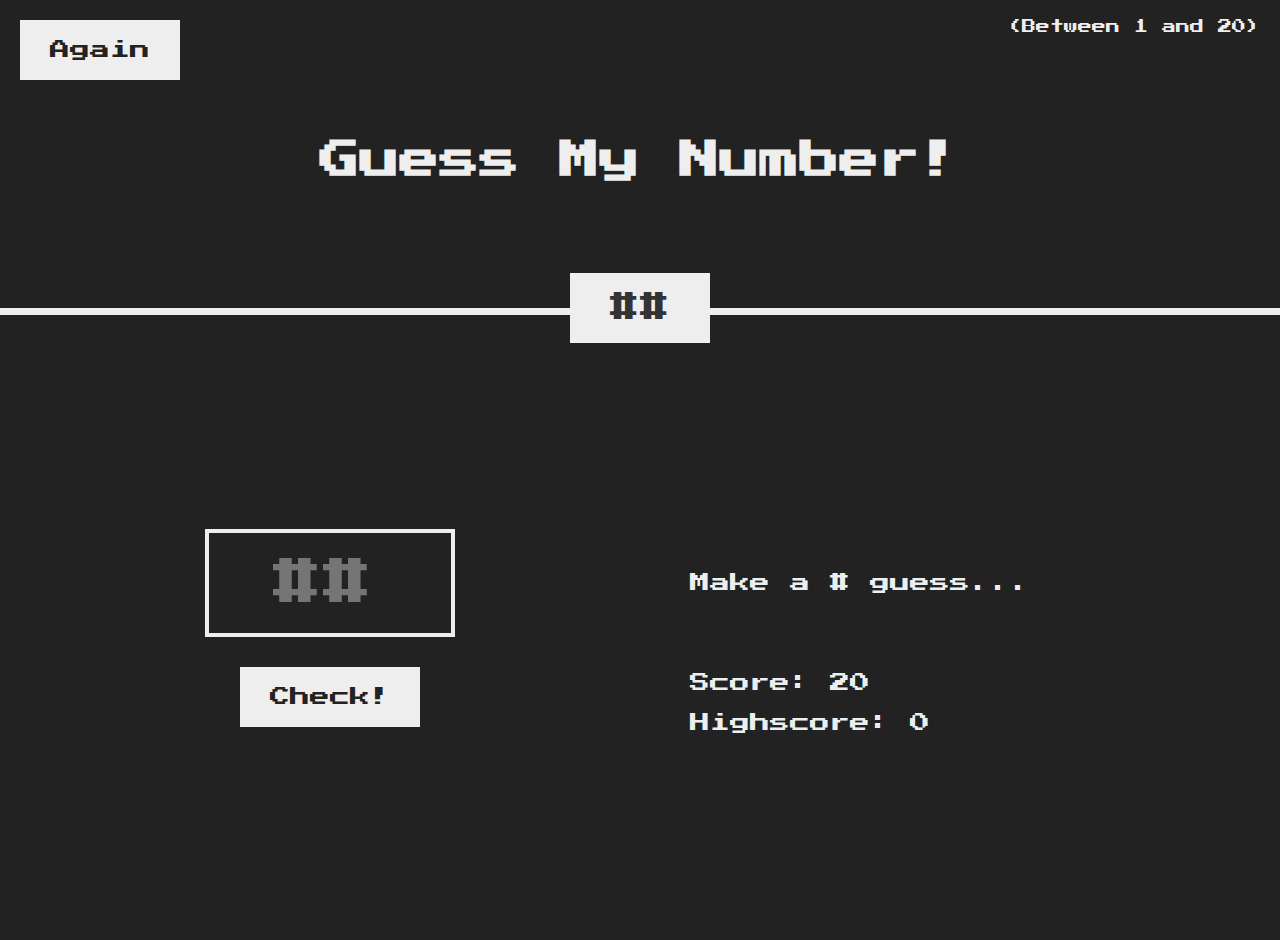
<file: Guess-My-Number/index.html>
<!DOCTYPE html>
<html lang="en">
	<head>
		<meta charset="UTF-8" />
		<meta name="viewport" content="width=device-width, initial-scale=1.0" />
		<meta http-equiv="X-UA-Compatible" content="ie=edge" />
		<link rel="stylesheet" href="style.css" />
		<title>Guess My Number!</title>
	</head>

	<body>
		<header>
			<h1>Guess My Number!</h1>
			<p class="between">(Between 1 and 20)</p>
			<p class="number">##</p>
			<button class="btn again">Again</button>
		</header>

		<main>
			<section class="left">
				<input type="number" class="guess" placeholder="##" />
				<button class="btn check">Check!</button>
			</section>

			<section class="right">
				<p class="message">Make a # guess...</p>
				<div class="score-board">
					<p class="label-score">Score: <span class="score">20</span></p>
					<p class="label-highscore">Highscore: <span class="highscore">0</span></p>
				</div>
			</section>
		</main>

		<script src="script.js"></script>
	</body>
</html>
</file>
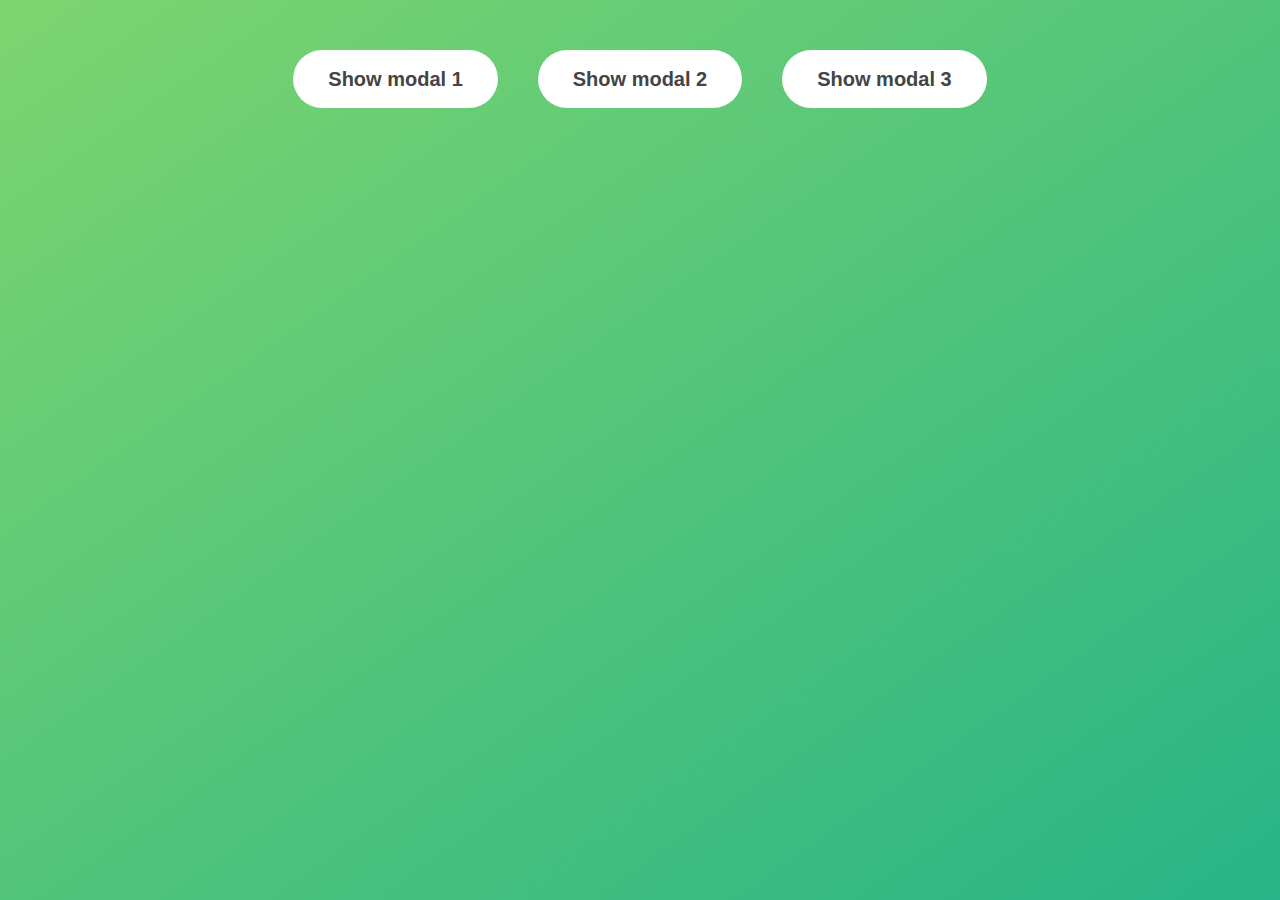
<file: modal-manipulations-with-eventListener/index.html>
<!DOCTYPE html>
<html lang="en">
  <head>
    <meta charset="UTF-8" />
    <meta name="viewport" content="width=device-width, initial-scale=1.0" />
    <meta http-equiv="X-UA-Compatible" content="ie=edge" />
    <link rel="stylesheet" href="style.css" />
    <title>Modal window</title>
  </head>
  <body>
    <button class="btn1 show-modal">Show modal 1</button>
    <button class="btn2 show-modal">Show modal 2</button>
    <button class="btn3 show-modal">Show modal 3</button>

    <div class="modal hidden">
      <button class="close-modal">&times;</button>
      <h1>I'm a modal window 😍</h1>
      <p>
        Lorem ipsum dolor sit amet, consectetur adipisicing elit, sed do eiusmod
        tempor incididunt ut labore et dolore magna aliqua. Ut enim ad minim
        veniam, quis nostrud exercitation ullamco laboris nisi ut aliquip ex ea
        commodo consequat. Duis aute irure dolor in reprehenderit in voluptate
        velit esse cillum dolore eu fugiat nulla pariatur. Excepteur sint
        occaecat cupidatat non proident, sunt in culpa qui officia deserunt
        mollit anim id est laborum.
      </p>
    </div>
    <div class="overlay hidden"></div>

    <script src="script.js"></script>
  </body>
</html>
</file>
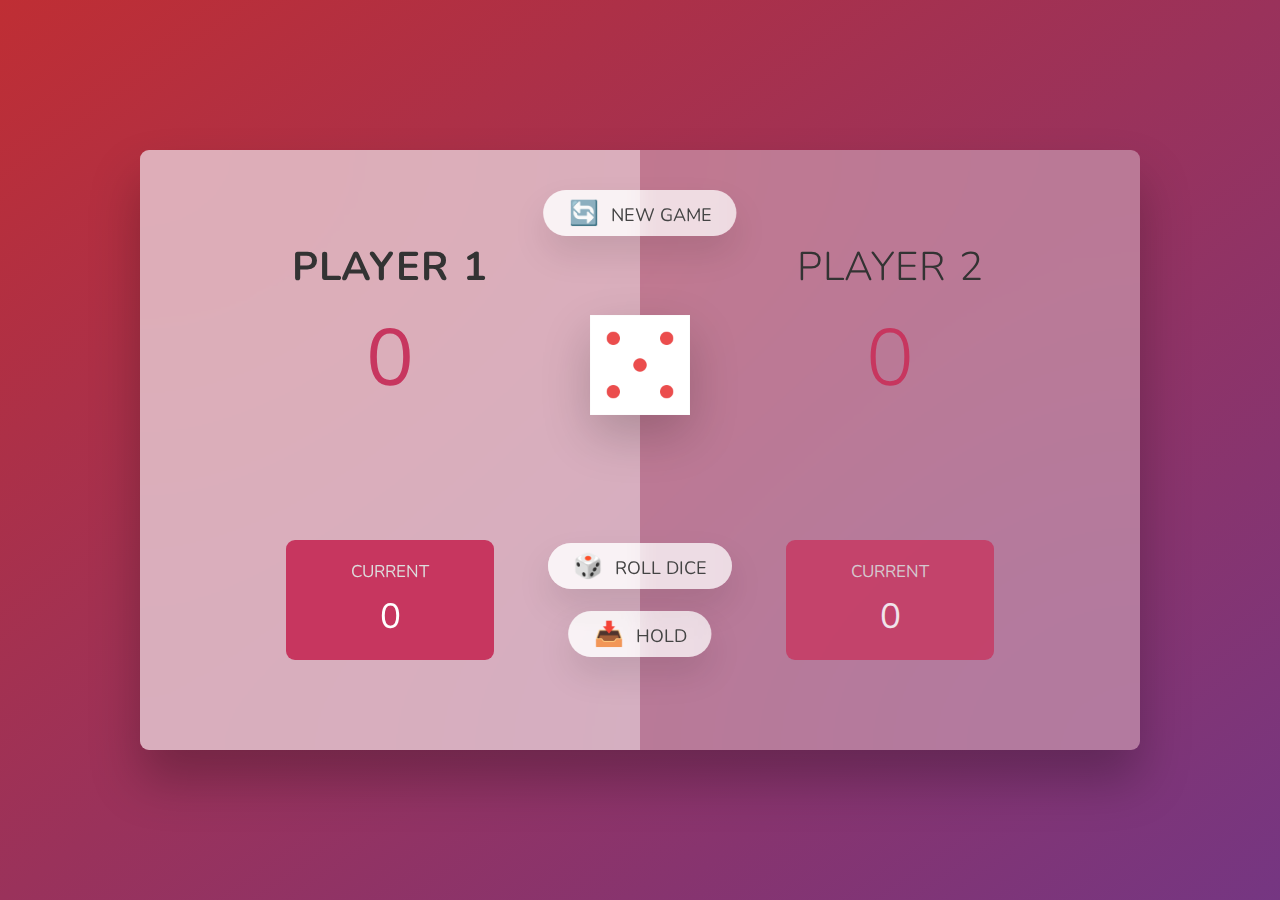
<file: Pig-Game/index.html>
<!DOCTYPE html>
<html lang="en">
  <head>
    <meta charset="UTF-8" />
    <meta name="viewport" content="width=device-width, initial-scale=1.0" />
    <meta http-equiv="X-UA-Compatible" content="ie=edge" />
    <link rel="stylesheet" href="style.css" />
    <title>Pig Game</title>
  </head>
  <body>
    <main>
      <section class="player player--0 player--active">
        <h2 class="name" id="name--0">Player 1</h2>
        <p class="score" id="score--0">43</p>
        <div class="current">
          <p class="current-label">Current</p>
          <p class="current-score" id="current--0">0</p>
        </div>
      </section>
      <section class="player player--1">
        <h2 class="name" id="name--1">Player 2</h2>
        <p class="score" id="score--1">24</p>
        <div class="current">
          <p class="current-label">Current</p>
          <p class="current-score" id="current--1">0</p>
        </div>
      </section>

      <img src="dice-5.png" alt="Playing dice" class="dice" />
      <button class="btn btn--new">🔄 New game</button>
      <button class="btn btn--roll">🎲 Roll Dice</button>
      <button class="btn btn--hold">📥 Hold</button>
    </main>
    <script src="script.js"></script>
  </body>
</html>
</file>
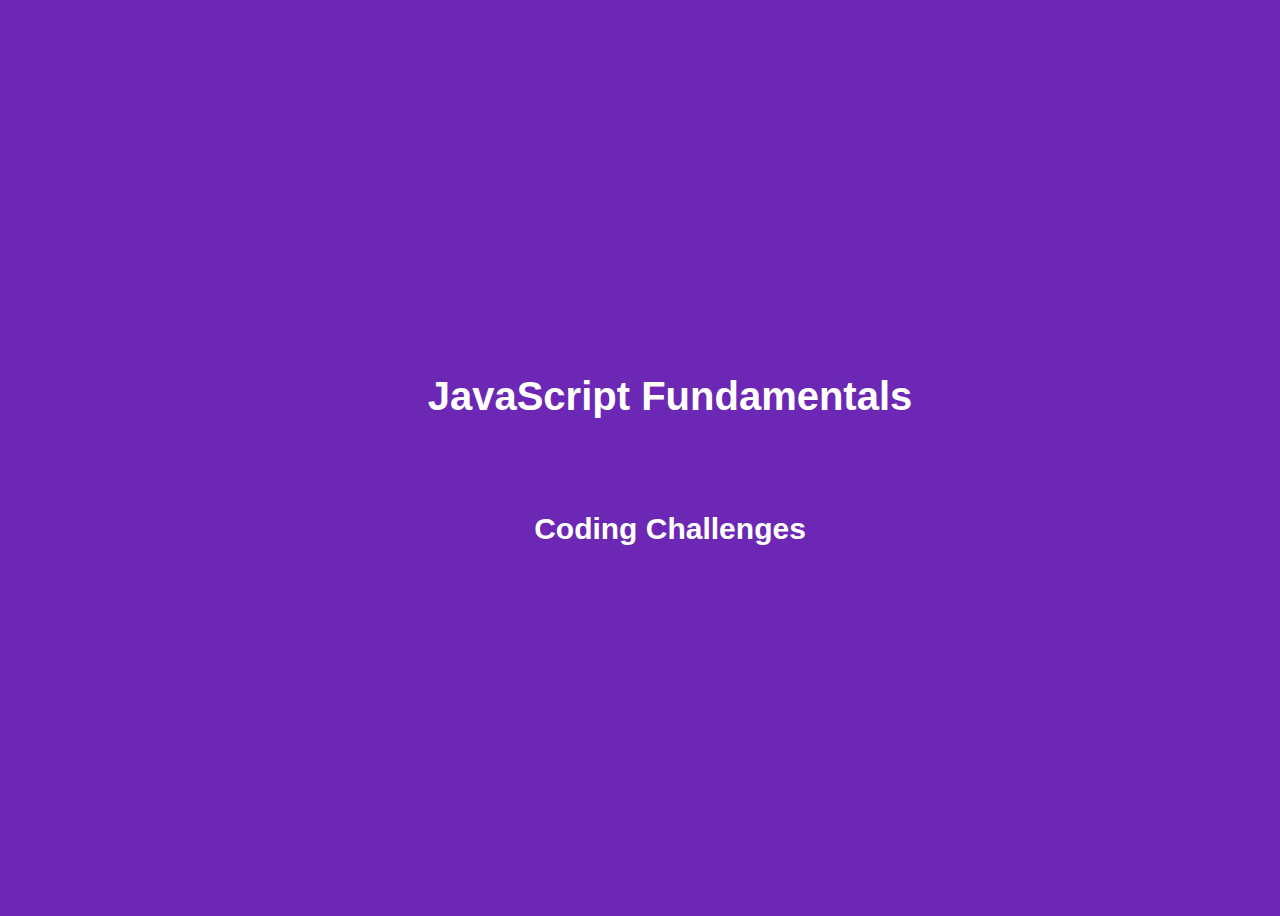
<file: coding-challenges/codingChallenges.html>
<!DOCTYPE html>
<html lang="en">
  <head>
    <meta charset="UTF-8" />
    <meta name="viewport" content="width=device-width, initial-scale=1.0" />
    <meta http-equiv="X-UA-Compatible" content="ie=edge" />
    <title>Coding Challenges - JavaScript Fundamentals</title>
    <style>
      body {
        height: 100vh;
        display: flex;
        justify-content: center;
        align-items: center;
        background: #6c28b4;
      }
      h1 {
        font-family: sans-serif;
        font-size: 40px;
        line-height: 1.3;
        width: 100%;
        padding: 30px;
        text-align: center;
        color: white;
      }

      h2 {
        font-family: sans-serif;
        font-size: 30px;
        line-height: 1.3;
        width: 100%;
        padding: 30px;
        text-align: center;
        color: white;
      }
    </style>
  </head>
  <body>
    <div class="title">
      <h1>JavaScript Fundamentals</h1>
      <h2>Coding Challenges</h2>
    </div>

    <script src="codingChallenges-part1.js"></script>
    <script src="codingChallenges-part2.js"></script>
    <script src="codingChallenges-part3.js"></script>
  </body>
</html>
</file>
<file: Guess-My-Number/style.css>
@import url("https://fonts.googleapis.com/css?family=Press+Start+2P&display=swap");

* {
	margin: 0;
	padding: 0;
	box-sizing: inherit;
}

html {
	font-size: 62.5%;
	box-sizing: border-box;
}

body {
	font-family: "Press Start 2P", sans-serif;
	color: #eee;
	background-color: #222;
	/* background-color: #60b347; */
}

/* LAYOUT */
header {
	position: relative;
	height: 35vh;
	border-bottom: 7px solid #eee;
}

main {
	margin: 2rem;
	height: 65vh;
	color: #eee;
	display: flex;
	align-items: center;
	justify-content: space-around;
}

.left {
	width: 52rem;
	display: flex;
	flex-direction: column;
	align-items: center;
}

.right {
	width: 52rem;
	font-size: 2rem;
}

/* ELEMENTS STYLE */
h1 {
	font-size: 4rem;
	text-align: center;
	position: absolute;
	width: 100%;
	top: 52%;
	left: 50%;
	transform: translate(-50%, -50%);
}


.number {
	background: #eee;
	color: #333;
	font-size: 3rem;
	padding: 1rem 0rem;
	text-align: center;
	position: absolute;
	bottom: 0;
	left: 50%;
	transform: translate(-50%, 50%);
	position: absolute;
     padding: 2rem 4rem;
}

.between {
	font-size: 1.4rem;
	position: absolute;
	top: 2rem;
	right: 2rem;
}

.again {
	position: absolute;
	top: 2rem;
	left: 2rem;
}

.guess {
	background: none;
	border: 4px solid #eee;
	font-family: inherit;
	color: inherit;
	font-size: 5rem;
	padding: 2.5rem;
	width: 25rem;
	text-align: center;
	display: block;
	margin-bottom: 3rem;
}

.btn {
	border: none;
	background-color: #eee;
	color: #222;
	font-size: 2rem;
	font-family: inherit;
	padding: 2rem 3rem;
	cursor: pointer;
}

.btn:hover {
	background-color: #ccc;
}

.message {
     padding: 5rem 0;
	height: 6rem;
     margin-bottom: 5rem;
}

.label-score {
	margin-bottom: 2rem;
}
</file>
<file: modal-manipulations-with-eventListener/style.css>
* {
  margin: 0;
  padding: 0;
  box-sizing: inherit;
}

html {
  font-size: 62.5%;
  box-sizing: border-box;
}

body {
  font-family: sans-serif;
  color: #333;
  line-height: 1.5;
  height: 100vh;
  position: relative;
  display: flex;
  align-items: flex-start;
  justify-content: center;
  background: linear-gradient(to top left, #28b487, #7dd56f);
}

.show-modal {
  font-size: 2rem;
  font-weight: 600;
  padding: 1.75rem 3.5rem;
  margin: 5rem 2rem;
  border: none;
  background-color: #fff;
  color: #444;
  border-radius: 10rem;
  cursor: pointer;
}

.close-modal {
  position: absolute;
  top: 1.2rem;
  right: 2rem;
  font-size: 5rem;
  color: #333;
  cursor: pointer;
  border: none;
  background: none;
}

h1 {
  font-size: 2.5rem;
  margin-bottom: 2rem;
}

p {
  font-size: 1.8rem;
}

/* -------------------------- */
/* CLASSES TO MAKE MODAL WORK */
.hidden {
  display: none;
}

.modal {
  position: absolute;
  top: 50%;
  left: 50%;
  transform: translate(-50%, -50%);
  width: 70%;

  background-color: white;
  padding: 6rem;
  border-radius: 5px;
  box-shadow: 0 3rem 5rem rgba(0, 0, 0, 0.3);
  z-index: 10;
}

.overlay {
  position: absolute;
  top: 0;
  left: 0;
  width: 100%;
  height: 100%;
  background-color: rgba(0, 0, 0, 0.6);
  backdrop-filter: blur(3px);
  z-index: 5;
}
</file>
<file: Pig-Game/style.css>
@import url('https://fonts.googleapis.com/css2?family=Nunito&display=swap');

* {
  margin: 0;
  padding: 0;
  box-sizing: inherit;
}

html {
  font-size: 62.5%;
  box-sizing: border-box;
}

body {
  font-family: 'Nunito', sans-serif;
  font-weight: 400;
  height: 100vh;
  color: #333;
  background-image: linear-gradient(to top left, #753682 0%, #bf2e34 100%);
  display: flex;
  align-items: center;
  justify-content: center;
}

/* LAYOUT */
main {
  position: relative;
  width: 100rem;
  height: 60rem;
  background-color: rgba(255, 255, 255, 0.35);
  backdrop-filter: blur(200px);
  filter: blur();
  box-shadow: 0 3rem 5rem rgba(0, 0, 0, 0.25);
  border-radius: 9px;
  overflow: hidden;
  display: flex;
}

.player {
  flex: 50%;
  padding: 9rem;
  display: flex;
  flex-direction: column;
  align-items: center;
  transition: all 0.75s;
}

/* ELEMENTS */
.name {
  position: relative;
  font-size: 4rem;
  text-transform: uppercase;
  letter-spacing: 1px;
  word-spacing: 2px;
  font-weight: 300;
  margin-bottom: 1rem;
}

.score {
  font-size: 8rem;
  font-weight: 300;
  color: #c7365f;
  margin-bottom: auto;
}

.player--active {
  background-color: rgba(255, 255, 255, 0.4);
}
.player--active .name {
  font-weight: 700;
}
.player--active .score {
  font-weight: 400;
}

.player--active .current {
  opacity: 1;
}

.current {
  background-color: #c7365f;
  opacity: 0.8;
  border-radius: 9px;
  color: #fff;
  width: 65%;
  padding: 2rem;
  text-align: center;
  transition: all 0.75s;
}

.current-label {
  text-transform: uppercase;
  margin-bottom: 1rem;
  font-size: 1.7rem;
  color: #ddd;
}

.current-score {
  font-size: 3.5rem;
}

/* ABSOLUTE POSITIONED ELEMENTS */
.btn {
  position: absolute;
  left: 50%;
  transform: translateX(-50%);
  color: #444;
  background: none;
  border: none;
  font-family: inherit;
  font-size: 1.8rem;
  text-transform: uppercase;
  cursor: pointer;
  font-weight: 400;
  transition: all 0.2s;

  background-color: white;
  background-color: rgba(255, 255, 255, 0.6);
  backdrop-filter: blur(10px);

  padding: 0.7rem 2.5rem;
  border-radius: 50rem;
  box-shadow: 0 1.75rem 3.5rem rgba(0, 0, 0, 0.1);
}

.btn::first-letter {
  font-size: 2.4rem;
  display: inline-block;
  margin-right: 0.7rem;
}

.btn--new {
  top: 4rem;
}
.btn--roll {
  top: 39.3rem;
}
.btn--hold {
  top: 46.1rem;
}

.btn:active {
  transform: translate(-50%, 3px);
  box-shadow: 0 1rem 2rem rgba(0, 0, 0, 0.15);
}

.btn:focus {
  outline: none;
}

.dice {
  position: absolute;
  left: 50%;
  top: 16.5rem;
  transform: translateX(-50%);
  height: 10rem;
  box-shadow: 0 2rem 5rem rgba(0, 0, 0, 0.2);
}

.player--winner {
  background-color: #2f2f2f;
}

.player--winner .name {
  font-weight: 700;
  color: #c7365f;
}
</file>
